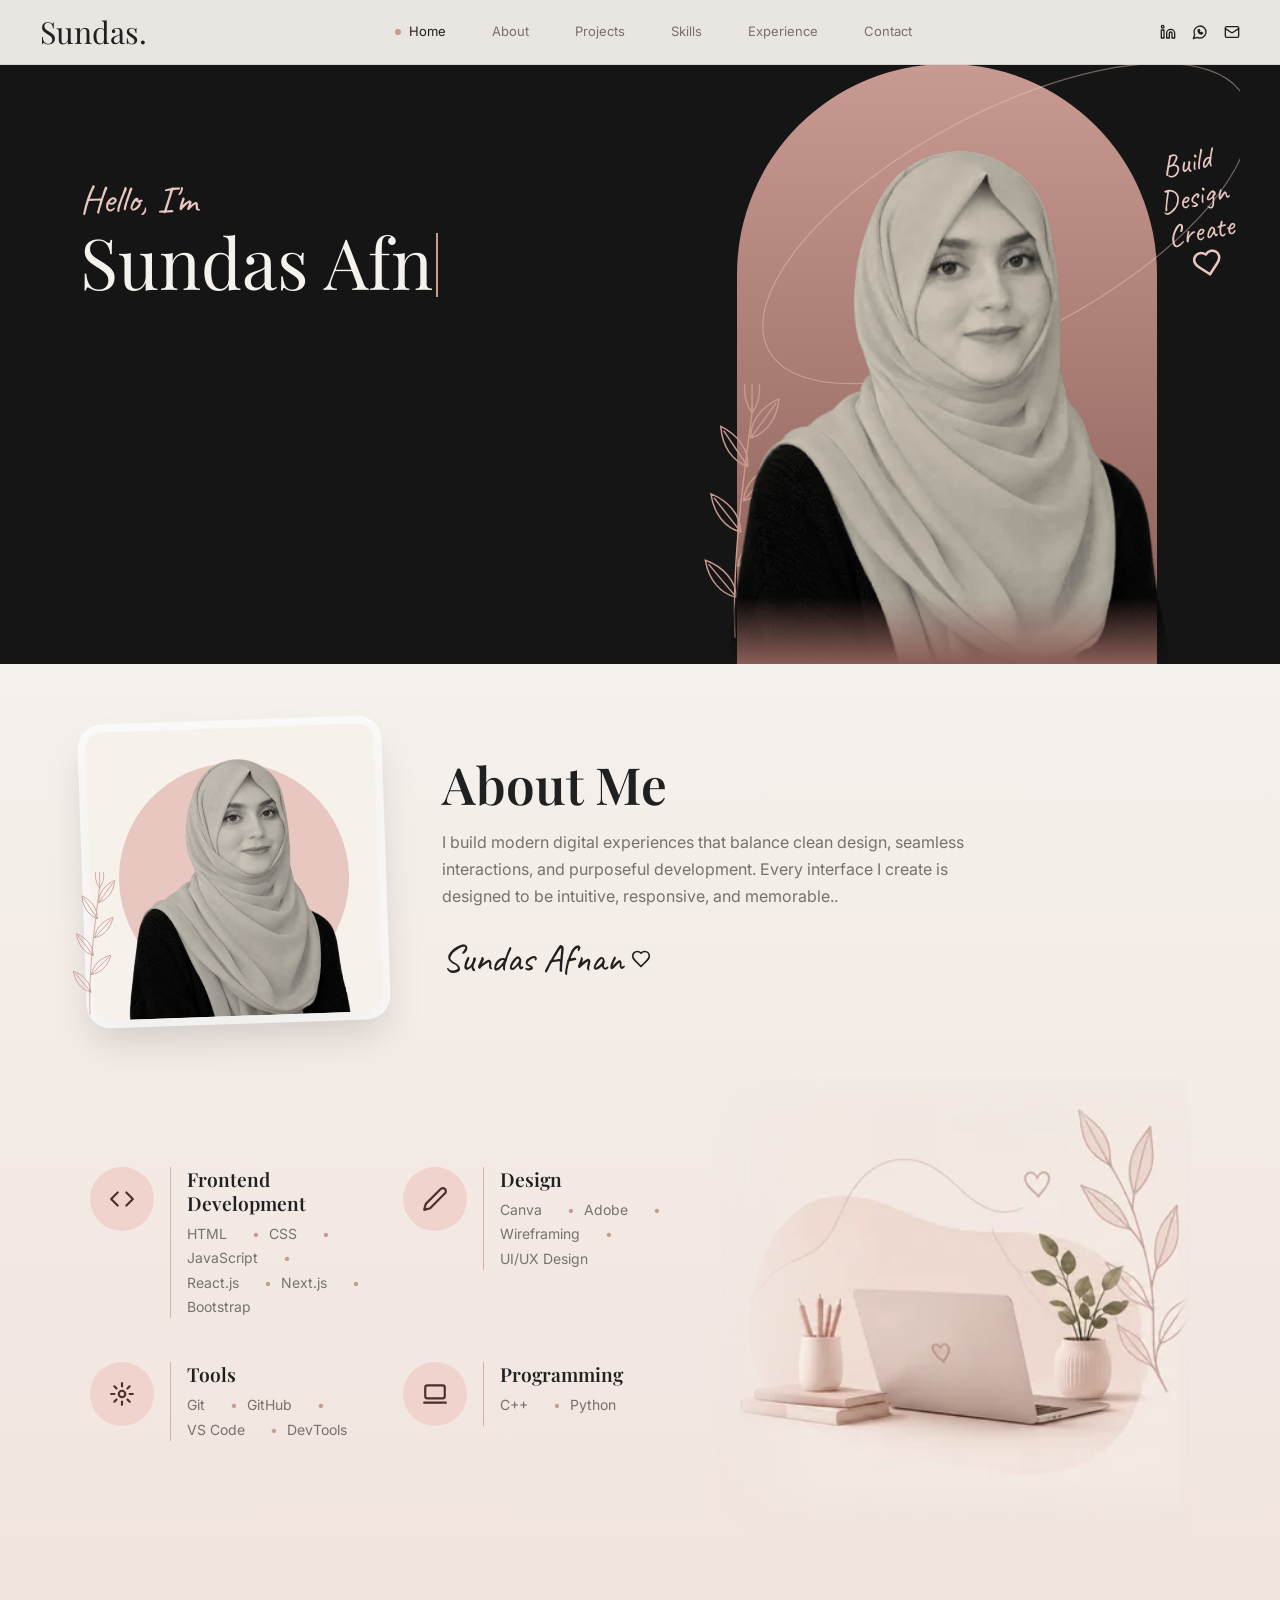
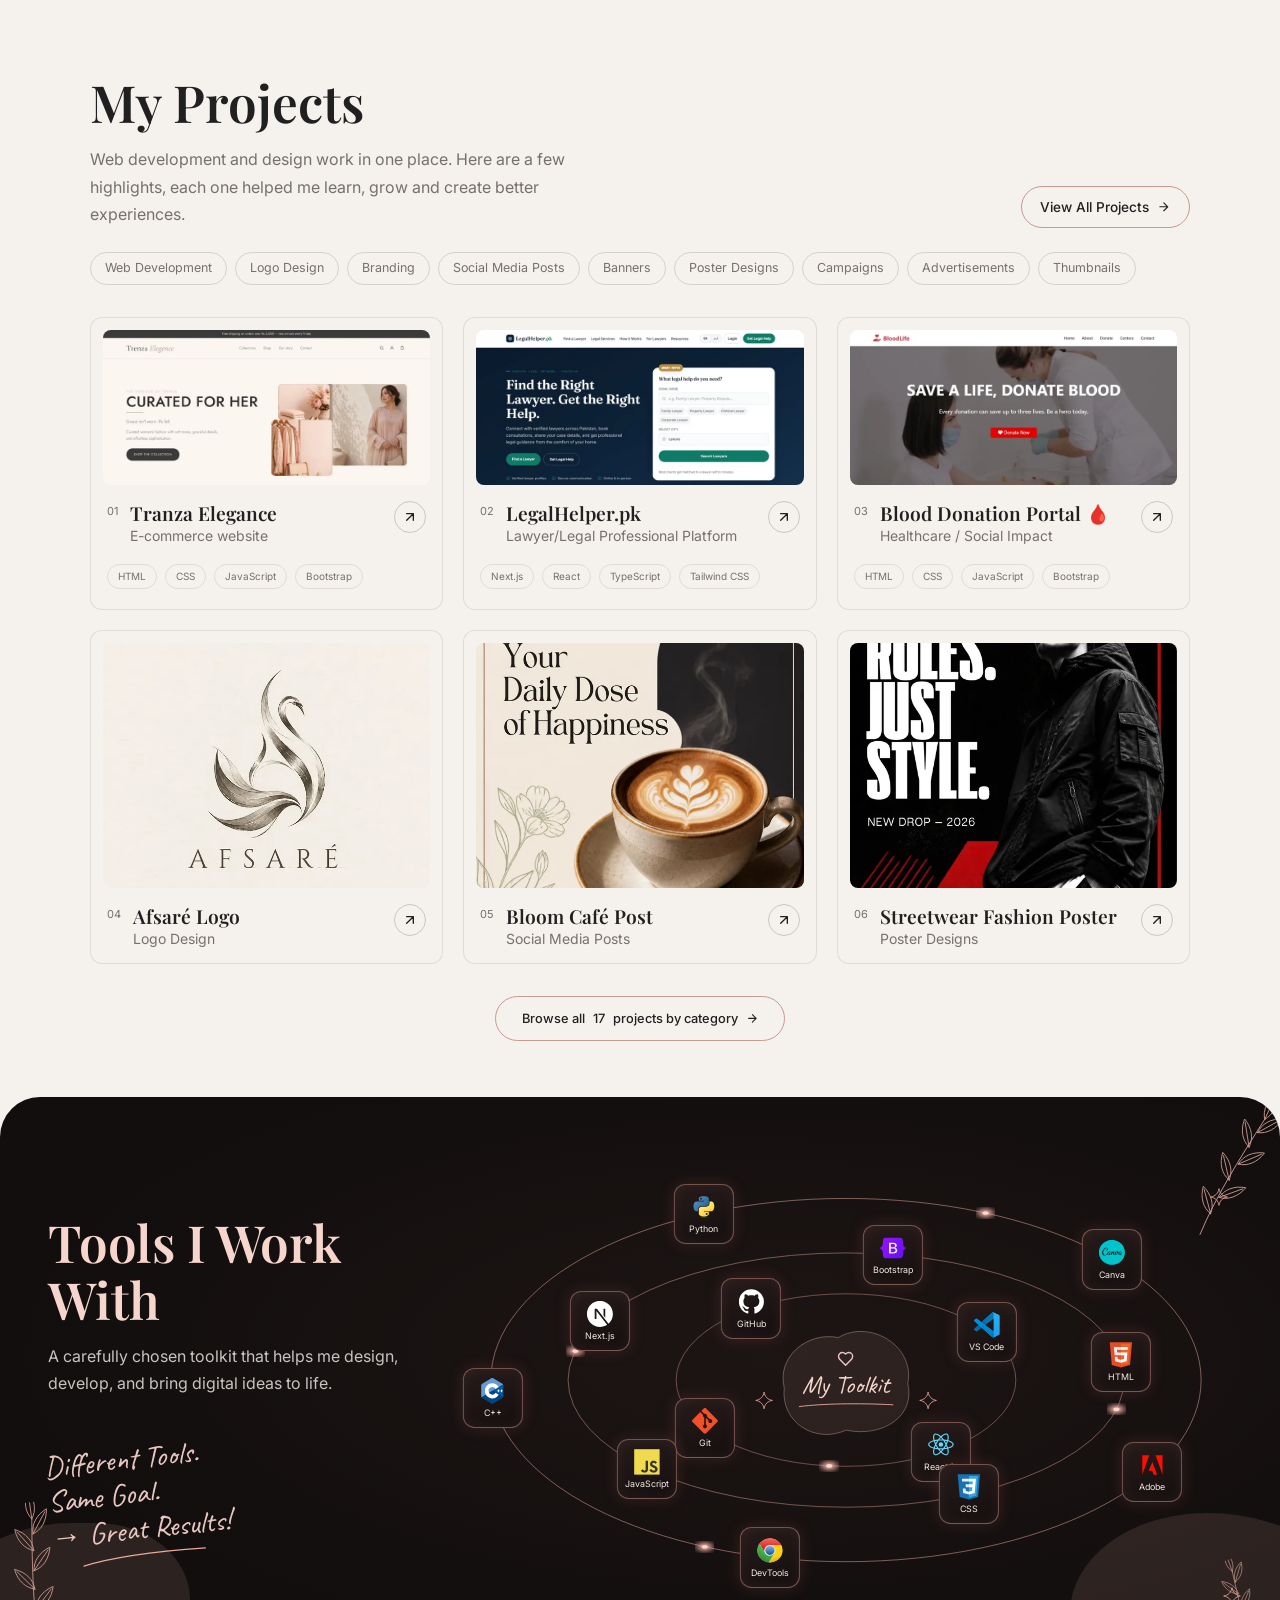
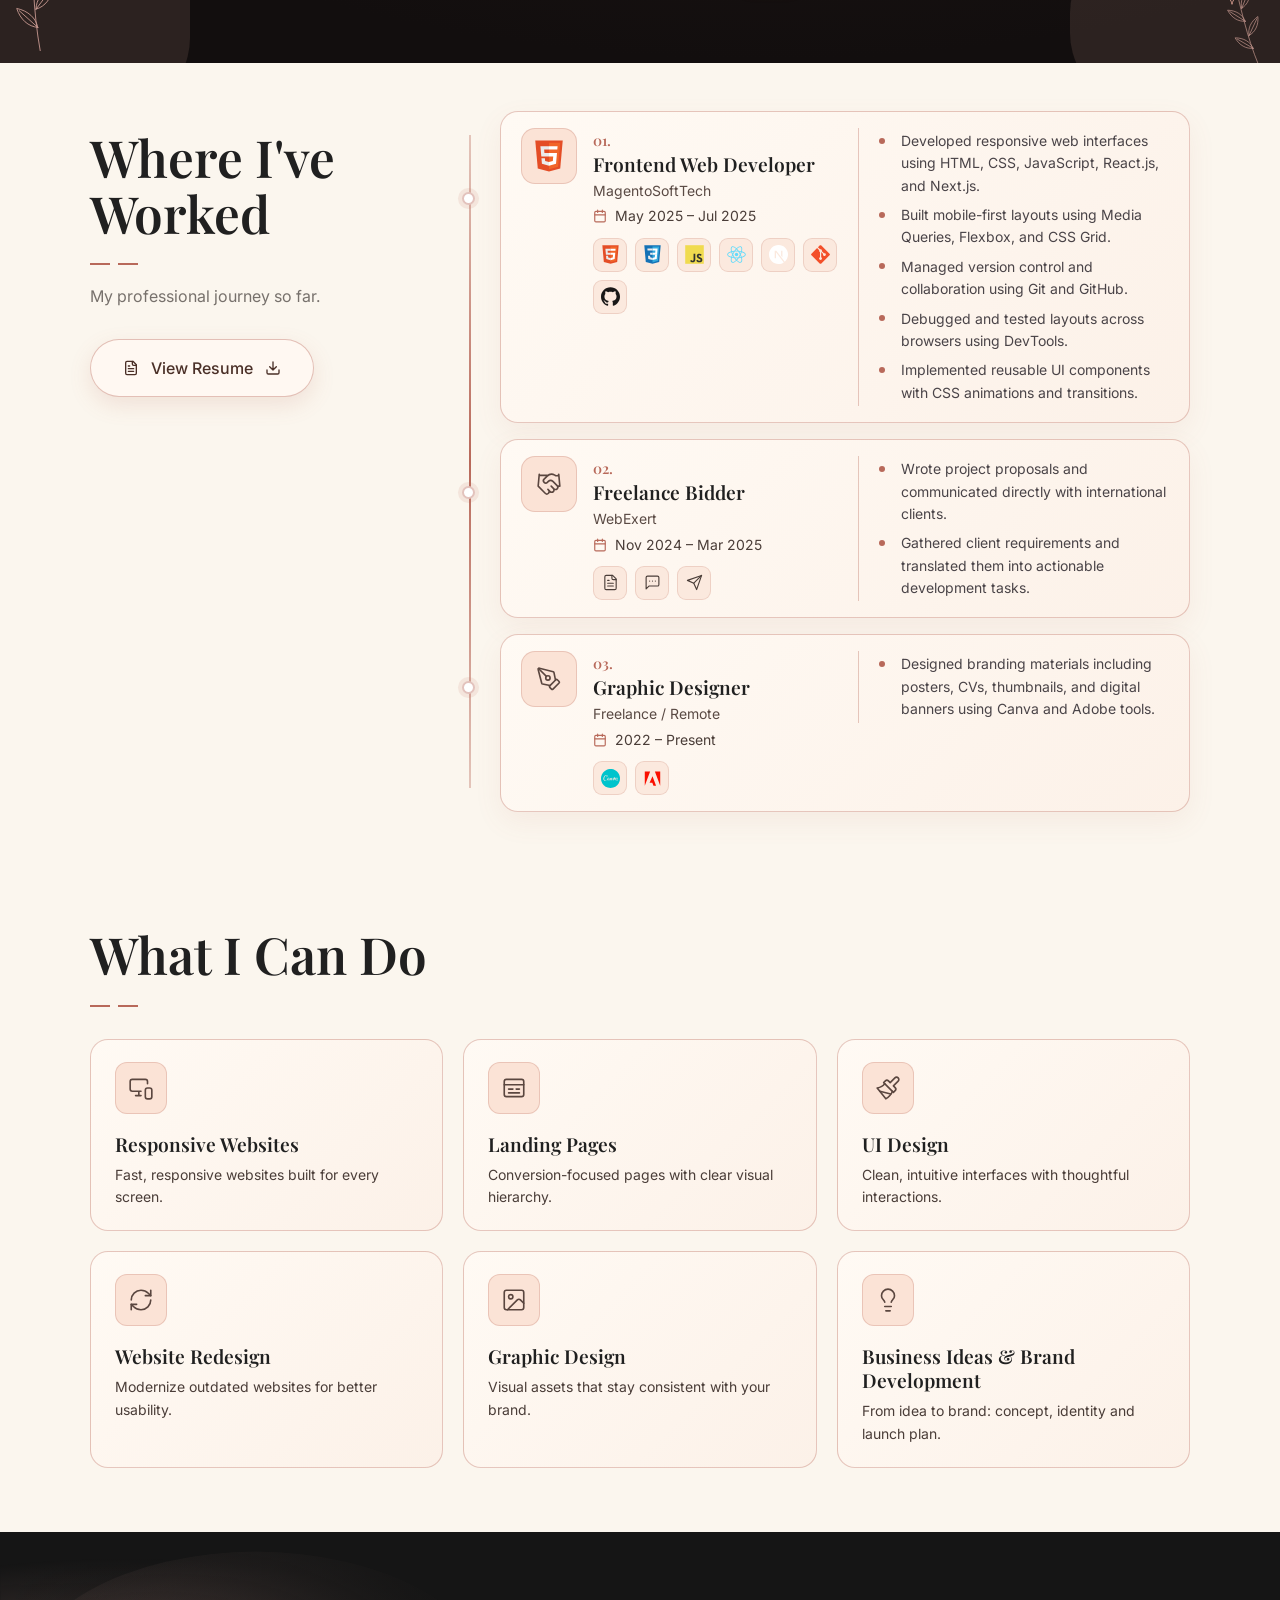
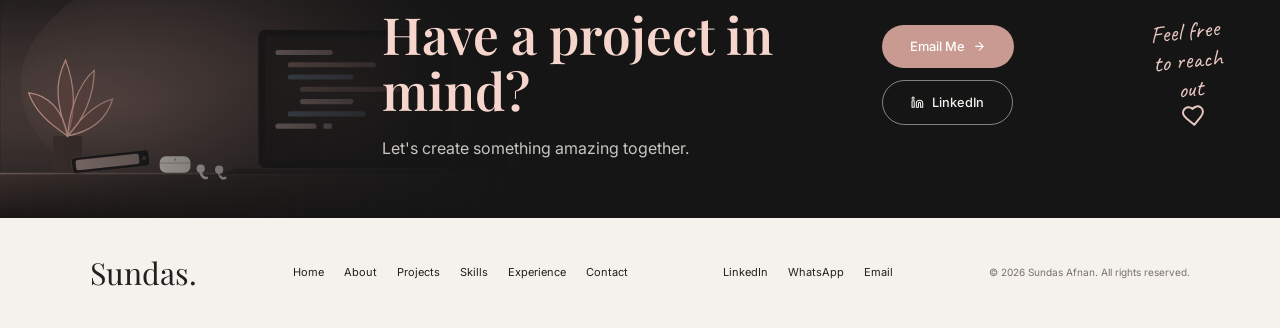
<file: index.html>
<!DOCTYPE html>
<html lang="en">
<head>
<meta charset="UTF-8"><meta name="viewport" content="width=device-width, initial-scale=1">
<title>Sundas Afnan — Frontend Web Developer & UI Designer</title>
<meta name="description" content="Responsive, clean and user-focused web experiences.">
<link rel="preconnect" href="https://fonts.googleapis.com"><link rel="preconnect" href="https://fonts.gstatic.com" crossorigin>
<link href="https://fonts.googleapis.com/css2?family=Caveat:wght@500&family=Inter:wght@400;500;600&family=Playfair+Display:wght@400;500&display=swap" rel="stylesheet">
<link rel="preload" as="image" href="images/portrait-cutout.webp" type="image/webp">
<link rel="stylesheet" href="style.css">
</head>
<body data-page="home">
<header class="nav"><div class="nav-in">
<a href="#home" class="logo" aria-label="Home">Sundas.</a>
<nav aria-label="Main"><ul class="links" id="navLinks"></ul></nav>
<div class="social" id="navSocial"></div>
<button class="burger" id="burger" aria-label="Open menu" aria-expanded="false"></button></div></header>
<div class="mobile-menu" id="mobileMenu"><ul id="mobileLinks"></ul><div class="social" id="mobileSocial"></div></div>

<main>
<section id="home" class="hero"><div class="wrap hero-grid">
<div class="hero-text reveal">
<p class="hand hello">Hello, I'm</p>
<h1>Sundas Afnan</h1>
<p class="role">Frontend Web Developer &amp; UI Designer</p>
<p class="lead">Turning bold ideas into experiences worth remembering....</p>
<div class="btns"><a href="#projects" class="btn btn-fill">View My Work <i data-i="arrow"></i></a><a href="#contact" class="btn btn-line">Let's Connect</a></div>
<ul class="hero-tech" id="heroTech"></ul></div>
<div class="hero-art">
<div class="arch"></div>
<svg class="hero-orbit" viewBox="0 0 500 600" preserveAspectRatio="xMidYMid slice" fill="none" aria-hidden="true"><ellipse cx="300" cy="180" rx="230" ry="95" transform="rotate(-28 300 180)" stroke="#E8C7C0" stroke-opacity=".45"/></svg>
<span class="leaf hero-leaf" data-leaf></span>
<img class="hero-img" src="images/portrait-cutout.webp" alt="Portrait of Sundas Afnan" width="800" height="885" fetchpriority="high" decoding="async">
<p class="hand build">Build<br>Design<br>Create<br><i data-i="heart"></i></p></div></div></section>

<section id="about" class="about"><div class="wrap">
<div class="about-top">
<div class="photo-wrap"><span class="leaf about-leaf" data-leaf></span>
<div class="photo-card"><div class="circle"></div><img src="images/portrait-cutout-sm.webp" alt="Sundas Afnan smiling, wearing glasses and a black turtleneck" width="480" height="531" loading="lazy" decoding="async"></div></div>
<div class="reveal"><h2 class="sec-title">About Me</h2>
<p class="about-p sec-desc">I build modern digital experiences that balance clean design, seamless interactions, and purposeful development. Every interface I create is designed to be intuitive, responsive, and memorable..</p>
<p class="hand sign">Sundas Afnan <i data-i="heart"></i></p></div></div>
<div class="about-bottom">
<ul class="caps" id="caps"></ul>
<img class="workspace" src="images/workspace.webp" alt="Pastel workspace with a laptop, pencil cup, books and a plant" width="374" height="363" loading="lazy" decoding="async"></div></div></section>

<section id="projects" class="projects"><div class="wrap">
<div class="sec-head"><div><h2 class="sec-title">My Projects</h2>
<p class="sec-desc">Web development and design work in one place. Here are a few highlights, each one helped me learn, grow and create better experiences.</p></div>
<a href="projects.html" class="viewall">View All Projects <i data-i="arrow"></i></a></div>
<ul class="cat-chips" id="projCats" aria-label="Project categories"></ul>
<div class="proj-grid" id="projGrid"></div>
<div class="proj-more"><a href="projects.html" class="btn btn-line">Browse all <span id="projCount">0</span> projects by category <i data-i="arrow"></i></a></div></div></section>

<section id="skills" class="tools">
<div class="blob-bl" aria-hidden="true"></div><div class="blob-br" aria-hidden="true"></div>
<span class="leaf deco-tr" data-leaf aria-hidden="true"></span><span class="leaf deco-bl" data-leaf aria-hidden="true"></span><span class="leaf deco-br" data-leaf aria-hidden="true"></span>
<svg class="sp s-tr" viewBox="0 0 24 24" fill="none" stroke="#E8A99B" stroke-width="1" aria-hidden="true"><path d="M12 2c.8 5.5 4.5 9.2 10 10-5.500.8-9.200 4.500-10 10-.8-5.500-4.500-9.200-10-10 5.500-.8 9.200-4.500 10-10z"/></svg><svg class="sp s-br" viewBox="0 0 24 24" fill="none" stroke="#E8A99B" stroke-width="1" aria-hidden="true"><path d="M12 2c.8 5.5 4.5 9.2 10 10-5.500.8-9.200 4.500-10 10-.8-5.500-4.500-9.200-10-10 5.500-.8 9.200-4.500 10-10z"/></svg>
<div class="wrap tools-grid">
<div class="tools-left"><h2 class="sec-title">Tools I Work With</h2>
<p class="sec-desc">A carefully chosen toolkit that helps me design, develop, and bring digital ideas to life.</p>
<p class="hand tag">Different Tools.<br>Same Goal.<br>→ Great Results!<svg class="swoosh" viewBox="0 0 160 14" fill="none" stroke="#E8A99B" stroke-width="1.5" stroke-linecap="round" aria-hidden="true"><path d="M2 11C40 3 100 2 158 4"/></svg></p></div>
<div class="orbit" id="orbit">
<svg class="orbit-svg" viewBox="0 0 100 100" preserveAspectRatio="none" aria-hidden="true">
<defs><filter id="g"><feGaussianBlur stdDeviation=".5"/></filter><path id="o1" d="M50 10A46 40 0 1 1 49.99 10Z"/><path id="o2" d="M50 22A36 28 0 1 1 49.99 22Z"/><path id="o3" d="M50 31A22 19 0 1 1 49.99 31Z"/></defs>
<ellipse cx="50" cy="50" rx="46" ry="40" fill="none" stroke="#E8A99B" stroke-opacity=".5" vector-effect="non-scaling-stroke"/>
<ellipse cx="50" cy="50" rx="36" ry="28" fill="none" stroke="#E8A99B" stroke-opacity=".45" vector-effect="non-scaling-stroke"/>
<ellipse cx="50" cy="50" rx="22" ry="19" fill="none" stroke="#E8A99B" stroke-opacity=".4" vector-effect="non-scaling-stroke"/>
<g id="particles"></g></svg>
<div class="orbit-center" id="orbitCenter" aria-live="polite">
<svg class="tk-blob" viewBox="0 0 220 170" preserveAspectRatio="none" aria-hidden="true"><path d="M30 95C20 55 60 22 100 30 140 6 200 40 190 90 200 130 160 160 110 150 70 168 25 140 30 95Z" fill="rgba(201,154,145,.1)" stroke="rgba(232,199,192,.45)"/></svg>
<div class="tk"><i data-i="heart"></i><p class="hand" id="tkName">My Toolkit</p><svg class="swoosh" viewBox="0 0 160 14" fill="none" stroke="#E8A99B" stroke-width="1.5" stroke-linecap="round" aria-hidden="true"><path d="M2 9C40 4 100 3 158 6"/></svg><span id="tkDesc"></span></div>
<svg class="sp s-l" viewBox="0 0 24 24" fill="none" stroke="#E8A99B" stroke-width="1" aria-hidden="true"><path d="M12 2c.8 5.5 4.5 9.2 10 10-5.500.8-9.200 4.500-10 10-.8-5.500-4.500-9.200-10-10 5.500-.8 9.200-4.500 10-10z"/></svg><svg class="sp s-r" viewBox="0 0 24 24" fill="none" stroke="#E8A99B" stroke-width="1" aria-hidden="true"><path d="M12 2c.8 5.5 4.5 9.2 10 10-5.500.8-9.200 4.500-10 10-.8-5.500-4.500-9.200-10-10 5.500-.8 9.200-4.500 10-10z"/></svg></div></div></div></section>

<section id="experience" class="exp"><div class="wrap exp-grid">
<div class="exp-left"><h2 class="sec-title">Where I've Worked</h2><span class="dash" aria-hidden="true"></span><p class="sec-desc">My professional journey so far.</p>
<a href="resume/Sundas_Afnan_Resume.pdf" download="Sundas_Afnan_Resume.pdf" class="resume"><i data-i="file"></i> View Resume <i data-i="download"></i></a></div>
<ol class="jobs" id="jobs"></ol></div></section>

<section id="services" class="services" aria-labelledby="svc"><div class="wrap"><h2 id="svc" class="sec-title">What I Can Do</h2><span class="dash" aria-hidden="true"></span>
<ul class="svc-grid" id="svcGrid"></ul></div></section>

<section id="contact" class="contact">
<div class="contact-bg" id="contactBg" aria-hidden="true">
<svg viewBox="0 0 600 280" preserveAspectRatio="xMinYMax slice" role="img" aria-label="">
<defs><radialGradient id="glow" cx="50%" cy="45%" r="60%"><stop offset="0" stop-color="#C99A91" stop-opacity=".35"/><stop offset="1" stop-color="#C99A91" stop-opacity="0"/></radialGradient>
<linearGradient id="desk" x1="0" x2="0" y1="0" y2="1"><stop offset="0" stop-color="#3a302d"/><stop offset="1" stop-color="#1b1716"/></linearGradient>
<linearGradient id="scr" x1="0" x2="1" y1="0" y2="1"><stop offset="0" stop-color="#2b2322"/><stop offset="1" stop-color="#1d1818"/></linearGradient></defs>
<ellipse cx="250" cy="150" rx="230" ry="130" fill="url(#glow)"/>
<rect x="0" y="236" width="600" height="44" fill="url(#desk)"/><rect x="0" y="236" width="600" height="1.500" fill="#E8C7C0" opacity=".25"/>
<!-- plant -->
<g transform="translate(12 0)"><path d="M40 236v-36h28v36z" fill="#3b2f2c"/><g stroke="#C99A91" stroke-width="1.200" fill="#6a4a44" fill-opacity=".55"><path d="M54 200C44 170 40 150 52 126 62 152 62 176 54 200Z"/><path d="M54 200C70 178 84 168 98 164 92 184 76 196 54 200Z"/><path d="M54 200C36 188 22 176 16 158 36 160 50 176 54 200Z"/><path d="M54 200C56 176 64 150 80 136 80 160 70 184 54 200Z"/></g></g>
<!-- phone -->
<g transform="rotate(-6 100 226)"><rect x="70" y="218" width="76" height="16" rx="4" fill="#1b1919" stroke="#4a3f3c"/><rect x="74" y="221" width="62" height="10" rx="2" fill="#E8C7C0" opacity=".55"/><circle cx="141" cy="226" r="1.800" fill="#4a3f3c"/></g>
<!-- earbuds + case -->
<g><rect x="156" y="220" width="30" height="16" rx="6" fill="#ece6df"/><rect x="156" y="226" width="30" height="1" fill="#b9aea6"/><circle cx="171" cy="223" r="1.200" fill="#C99A91"/>
<circle cx="196" cy="232" r="4" fill="#ece6df"/><path d="M196 236q2 6 6 5" stroke="#ece6df" stroke-width="2.500" fill="none" stroke-linecap="round"/>
<circle cx="214" cy="233" r="4" fill="#ece6df"/><path d="M214 237q2 6 6 4" stroke="#ece6df" stroke-width="2.500" fill="none" stroke-linecap="round"/></g>
<!-- laptop -->
<path d="M230 232h232l20 6H214z" fill="#2d2726"/><path d="M214 238h268" stroke="#4a3f3c" stroke-width="1"/>
<rect x="252" y="96" width="190" height="136" rx="7" fill="#1c1818" stroke="#4a3f3c"/>
<rect x="259" y="103" width="176" height="122" rx="3" fill="url(#scr)"/>
<g opacity=".9"><rect x="269" y="116" width="56" height="5" rx="2.500" fill="#E8C7C0"/><rect x="281" y="128" width="86" height="5" rx="2.500" fill="#C99A91"/><rect x="281" y="140" width="64" height="5" rx="2.500" fill="#8aa4c8" opacity=".8"/><rect x="293" y="152" width="98" height="5" rx="2.500" fill="#C99A91" opacity=".8"/><rect x="293" y="164" width="52" height="5" rx="2.500" fill="#E8C7C0"/><rect x="281" y="176" width="76" height="5" rx="2.500" fill="#8aa4c8" opacity=".8"/><rect x="269" y="188" width="40" height="5" rx="2.500" fill="#E8C7C0"/><rect x="316" y="188" width="8" height="5" rx="1" fill="#fff"><animate attributeName="opacity" values="1;0;1" dur="1.100s" repeatCount="indefinite"/></rect></g>
<rect x="259" y="103" width="176" height="122" rx="3" fill="url(#glow)" opacity=".6"/>
<!-- coffee -->
<g><ellipse cx="520" cy="236" rx="38" ry="6" fill="#241f1e"/><path d="M496 196h50v30a10 10 0 0 1-10 10h-30a10 10 0 0 1-10-10z" fill="#E8C7C0"/><path d="M546 205h6a9 9 0 0 1 0 18h-6" stroke="#E8C7C0" stroke-width="4.500" fill="none"/><ellipse cx="521" cy="196" rx="25" ry="5" fill="#5b3a2e"/><ellipse cx="521" cy="195.500" rx="20" ry="3" fill="#7a5040"/>
<g stroke="#E8C7C0" stroke-width="2.200" fill="none" stroke-linecap="round" opacity=".6"><path class="steam" d="M510 186c-6-8 6-12 0-22"/><path class="steam s2" d="M522 184c-6-8 6-12 0-24"/><path class="steam s3" d="M534 186c-6-8 6-12 0-20"/></g></g>
</svg></div><div class="contact-fade" aria-hidden="true"></div>
<div class="wrap contact-in"><div class="spacer"></div>
<div><h2 class="sec-title">Have a project in mind?</h2><p class="sec-desc">Let's create something amazing together.</p>
<p class="chosen" id="chosenNote" role="status" hidden><span>Selected: <b id="chosenTxt"></b></span><button type="button" id="chosenClear" aria-label="Clear selection">Clear</button></p></div>
<div class="btns"><a href="sundasafnan9@gmail.com" class="btn btn-fill" data-link="email">Email Me <i data-i="arrow"></i></a><a href="https://www.linkedin.com/in/sundasafnan14/" class="btn btn-line light" data-link="linkedin" target="_blank" rel="noreferrer"><i data-i="linkedin"></i> LinkedIn</a></div>
<p class="hand reach">Feel free<br>to reach out<br><i data-i="heart"></i></p></div></section>
</main>

<footer class="footer"><div class="wrap foot-in"><a href="#home" class="logo">Sundas.</a>
<nav aria-label="Footer"><ul class="foot-links" id="footLinks"></ul></nav>
<ul class="foot-links small"><li><a href="https://www.linkedin.com/in/sundasafnan14/" data-link="linkedin">LinkedIn</a></li><li><a href="+923128329131" data-link="whatsapp" target="_blank" rel="noreferrer">WhatsApp</a></li><li><a href="sundasafnan9@gmail.com" data-link="email">Email</a></li></ul>
<p class="copy">© 2026 Sundas Afnan. All rights reserved.</p></div></footer>

<div class="lightbox" id="svcModal" role="dialog" aria-modal="true" aria-labelledby="svcTitle" hidden>
<div class="svc-panel"><button class="lb-btn lb-close" id="svcClose" aria-label="Close"></button><div id="svcBody"></div></div></div>
<script src="data.js"></script>
<script src="common.js"></script>
<script src="script.js"></script>
</body></html>
</file>
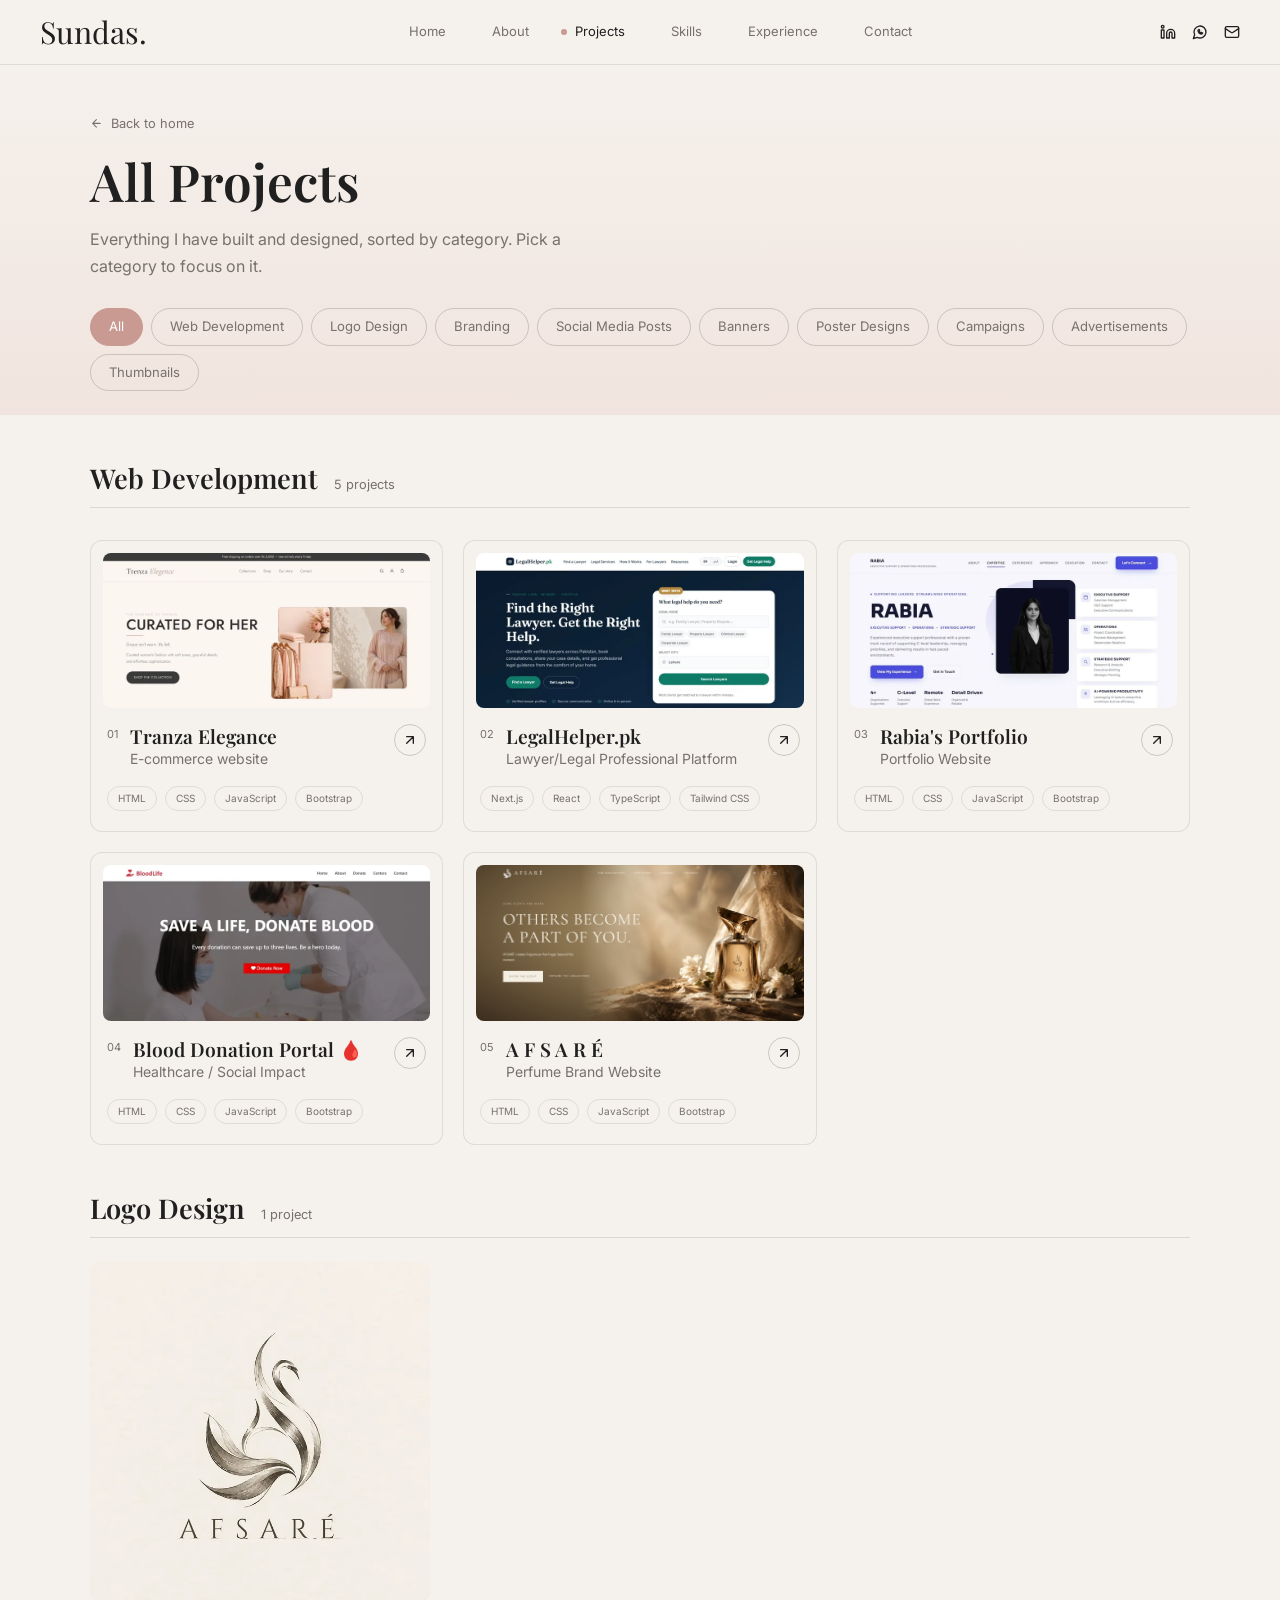
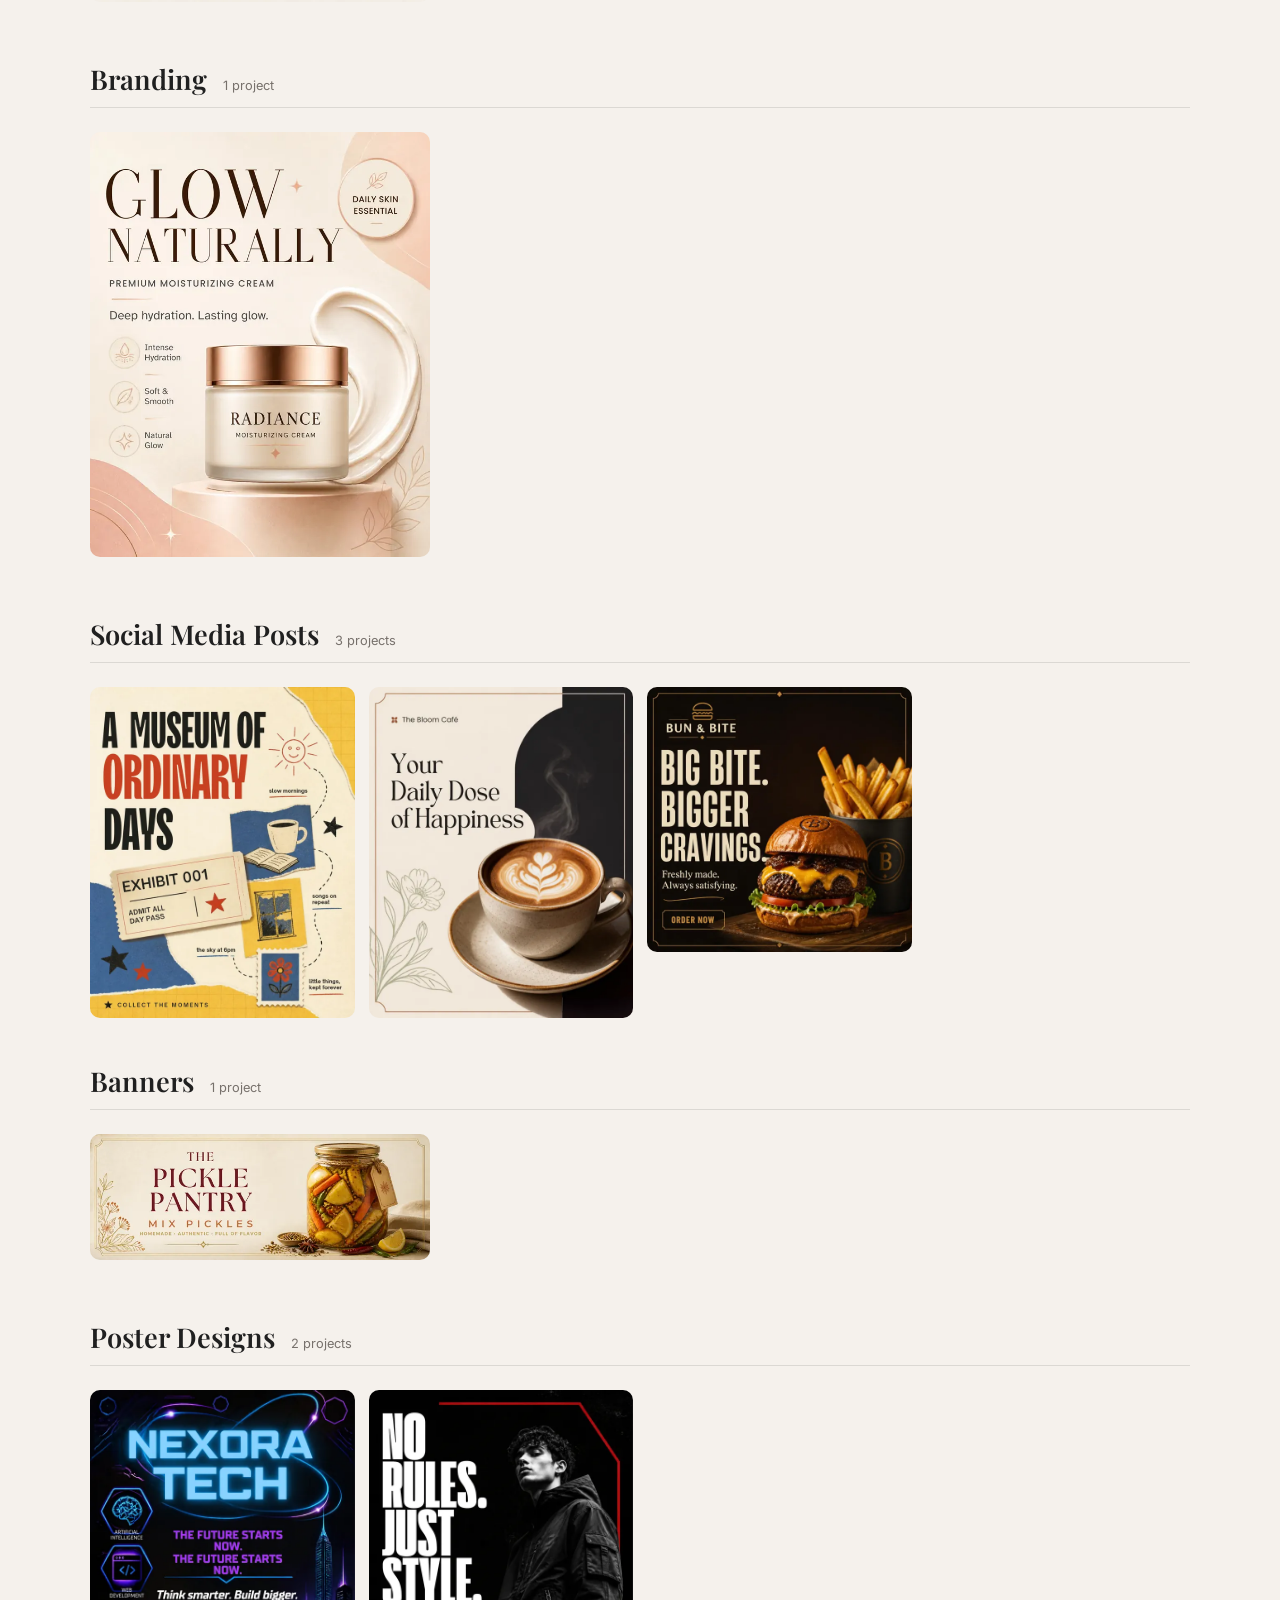
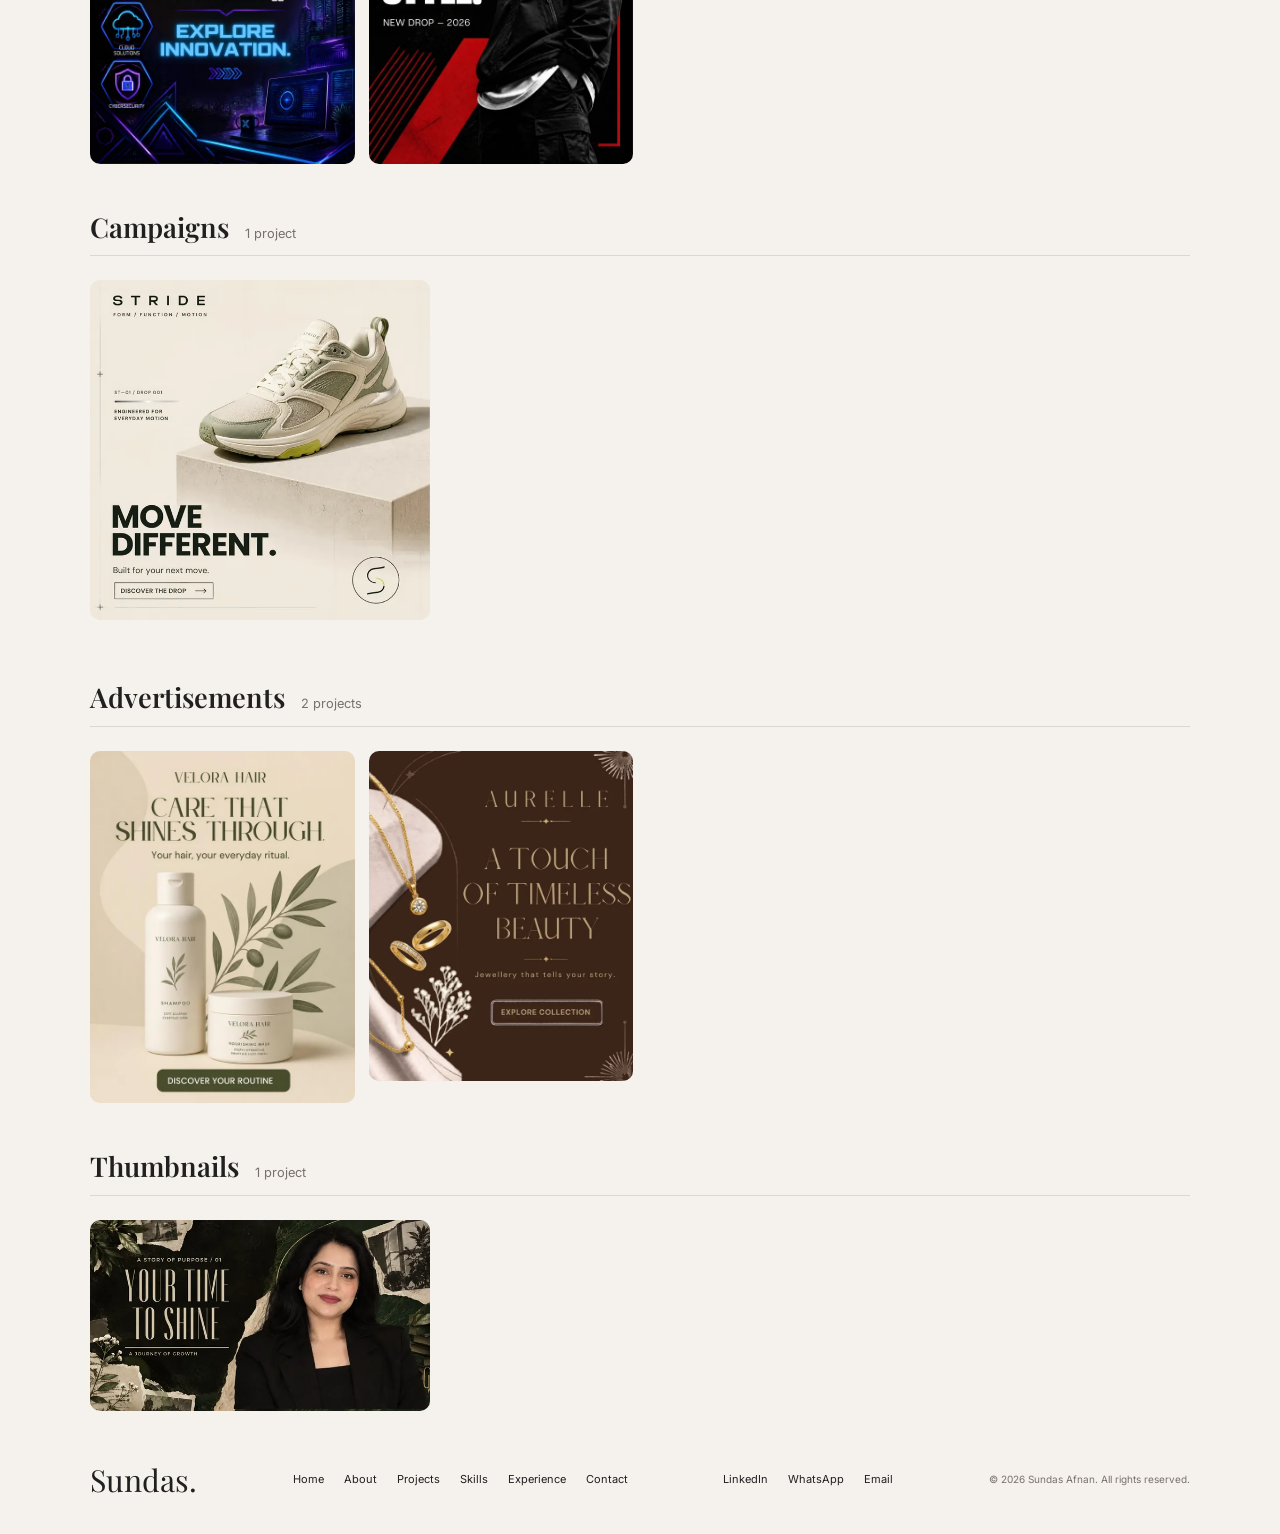
<file: projects.html>
<!DOCTYPE html>
<html lang="en">
<head>
<meta charset="UTF-8"><meta name="viewport" content="width=device-width, initial-scale=1">
<title>All Projects — Sundas Afnan</title>
<meta name="description" content="All web development and design projects by Sundas Afnan, grouped by category.">
<link rel="preconnect" href="https://fonts.googleapis.com"><link rel="preconnect" href="https://fonts.gstatic.com" crossorigin>
<link href="https://fonts.googleapis.com/css2?family=Caveat:wght@500&family=Inter:wght@400;500;600&family=Playfair+Display:wght@400;500&display=swap" rel="stylesheet">
<link rel="stylesheet" href="style.css">
</head>
<body data-page="projects">
<header class="nav"><div class="nav-in">
<a href="index.html" class="logo" aria-label="Home">Sundas.</a>
<nav aria-label="Main"><ul class="links" id="navLinks"></ul></nav>
<div class="social" id="navSocial"></div>
<button class="burger" id="burger" aria-label="Open menu" aria-expanded="false"></button></div></header>
<div class="mobile-menu" id="mobileMenu"><ul id="mobileLinks"></ul><div class="social" id="mobileSocial"></div></div>

<main class="allp">
<section class="allp-head"><div class="wrap">
<a href="index.html#projects" class="back"><i data-i="arrow"></i> Back to home</a>
<h1 class="sec-title">All Projects</h1>
<p class="sec-desc">Everything I have built and designed, sorted by category. Pick a category to focus on it.</p>
<div class="filter" id="filter" role="tablist" aria-label="Filter projects by category"></div></div></section>
<div class="wrap allp-body" id="allBody"></div>
</main>

<footer class="footer"><div class="wrap foot-in"><a href="index.html" class="logo">Sundas.</a>
<nav aria-label="Footer"><ul class="foot-links" id="footLinks"></ul></nav>
<ul class="foot-links small"><li><a href="https://www.linkedin.com/in/sundasafnan14/" data-link="linkedin">LinkedIn</a></li><li><a href="+923128329131" data-link="whatsapp" target="_blank" rel="noreferrer">WhatsApp</a></li><li><a href="sundasafnan9@gmail.com" data-link="email">Email</a></li></ul>
<p class="copy">© 2026 Sundas Afnan. All rights reserved.</p></div></footer>

<div class="lightbox" id="lightbox" role="dialog" aria-modal="true" aria-label="Design preview" hidden>
<div class="lb-in"><div class="lb-img" id="lbImg"></div><div><h3 id="lbTitle"></h3><p id="lbCat"></p></div>
<button class="lb-btn lb-close" id="lbClose" aria-label="Close"></button><button class="lb-btn lb-prev" id="lbPrev" aria-label="Previous"></button><button class="lb-btn lb-next" id="lbNext" aria-label="Next"></button></div></div>
<script src="data.js"></script>
<script src="common.js"></script>
<script src="projects.js"></script>
</body></html>
</file>
<file: style.css>
:root{--cream:#F5F1EC;--soft:#ECE6DF;--char:#151515;--ink:#202020;--muted:#77716C;--blush:#C99A91;--lblush:#E8C7C0;
--serif:'Playfair Display',Georgia,serif;--sans:'Inter',system-ui,sans-serif;--hand:'Caveat',cursive}
*{box-sizing:border-box;margin:0;padding:0}
html{scroll-behavior:smooth;scroll-padding-top:4rem;overflow-x:hidden}
body{font-family:var(--sans);background:var(--cream);color:var(--ink);overflow-x:hidden;line-height:1.5}
img{display:block;max-width:100%}a{color:inherit;text-decoration:none}ul,ol{list-style:none}button{font:inherit;color:inherit;background:none;border:0;cursor:pointer}
:focus-visible{outline:2px solid var(--blush);outline-offset:3px}
h1,h2,h3{font-family:var(--serif);font-weight:400}
h2{font-size:2.4rem;line-height:1.15}
.wrap{max-width:1280px;margin:0 auto;padding:0 24px}
.hand{font-family:var(--hand)}.muted{color:var(--muted)}.soft{color:rgba(245,241,236,.72)}.small{font-size:.8rem;line-height:1.7}.max{max-width:24rem}
.eyebrow{font-size:11px;font-weight:500;text-transform:uppercase;letter-spacing:.25em;margin-bottom:8px}
svg.i{width:1em;height:1em;fill:none;stroke:currentColor;stroke-width:2;stroke-linecap:round;stroke-linejoin:round;vertical-align:-.125em}
section{scroll-margin-top:4rem}
/* buttons */
.btn{display:inline-flex;align-items:center;gap:8px;border-radius:999px;padding:12px 28px;font-size:.8rem;font-weight:500;transition:.25s}
.btn-fill{background:var(--blush);color:#fff}.btn-fill:hover{filter:brightness(1.1)}
.btn-line{border:1px solid var(--blush)}.btn-line:hover{background:rgba(201,154,145,.12)}
.btn-line.dark{margin-top:24px;padding:9px 20px}.btn-line.dark:hover{background:var(--blush);color:#fff}
.btn-line.light{border-color:rgba(245,241,236,.5)}
.btns{display:flex;flex-wrap:wrap;gap:12px}
/* nav */
.nav{position:fixed;inset:0 0 auto;z-index:50;background:rgba(245,241,236,.95);backdrop-filter:blur(8px);border-bottom:1px solid rgba(32,32,32,.1)}
.nav-in{max-width:1280px;margin:0 auto;height:64px;padding:0 40px;display:flex;align-items:center;justify-content:space-between}
.logo{font-family:var(--serif);font-size:1.9rem}
.links{display:flex;gap:32px;font-size:13px}
.links a,.mobile-menu a{display:flex;align-items:center;gap:8px;color:var(--muted);transition:color .2s}
.links a:hover,.links a.on,.mobile-menu a.on{color:var(--ink)}
.links a::before,.mobile-menu a::before{content:"";width:6px;height:6px;border-radius:50%;background:var(--blush);opacity:0;transition:opacity .3s}
.links a.on::before,.mobile-menu a.on::before{opacity:1}
.social{display:flex;gap:16px;align-items:center;font-size:16px}.social a:hover{color:var(--blush)}
.burger{display:none;font-size:24px}
.mobile-menu{position:fixed;inset:0;z-index:40;background:var(--cream);padding:96px 32px 40px;display:none;flex-direction:column;justify-content:space-between}
.mobile-menu.open{display:flex}.mobile-menu ul{display:grid;gap:16px;font-size:15px}
/* hero */
.hero{background:var(--char);color:var(--cream);overflow:hidden}
.hero-grid{display:grid;grid-template-columns:1.05fr 1fr;align-items:center;min-height:600px;padding:64px 40px 0}
.hero-text{padding:0 0 40px 40px;position:relative;z-index:2}
.hello{font-size:2.4rem;color:var(--lblush);line-height:1.2}
h1{font-size:clamp(2.6rem,6vw,4.4rem);line-height:1.1}
.role{margin-top:12px;font-size:12px;font-weight:600;text-transform:uppercase;letter-spacing:.3em}
.lead{margin-top:24px;max-width:24rem;font-size:1rem;line-height:1.7;color:rgba(245,241,236,.85)}
.hero .btns{margin-top:28px}
.hero-tech{margin-top:36px;display:flex;flex-wrap:wrap;gap:8px 28px;font-size:.88rem;color:rgba(245,241,236,.8)}
.hero-art{position:relative;height:600px}
.arch{position:absolute;left:50%;top:0;bottom:0;width:78%;max-width:420px;transform:translateX(-50%);border-radius:999px 999px 0 0;background:linear-gradient(#c99a91,#8a5f58)}
.hero-orbit{position:absolute;inset:0;width:100%;height:100%;pointer-events:none}
.hero-leaf{position:absolute;left:16px;bottom:24px;width:128px;height:256px}
.hero-img{position:absolute;bottom:0;left:50%;height:92%;width:auto;max-width:none;transform:translateX(-50%);filter:sepia(.25) saturate(1.15);-webkit-mask-image:linear-gradient(#000 88%,transparent);mask-image:linear-gradient(#000 88%,transparent)}
.build{position:absolute;right:8px;top:80px;transform:rotate(-12deg);text-align:center;font-size:1.9rem;line-height:1.15;color:var(--lblush)}
.leaf svg{width:100%;height:100%}
/* about */
.about{background:linear-gradient(var(--cream),#f1e4de);padding:64px 0}
.about .wrap{padding:0 64px;max-width:1228px}
.about-top{display:grid;grid-template-columns:auto 1fr;align-items:center;gap:64px}
.photo-wrap{position:relative;width:288px}
.about-leaf{position:absolute;left:-32px;bottom:0;z-index:2;width:64px;height:144px}
.photo-card{position:relative;aspect-ratio:1;transform:rotate(-2deg);overflow:hidden;border-radius:16px;background:#f7f1ec;box-shadow:0 0 0 8px rgba(255,255,255,.7),0 20px 40px rgba(0,0,0,.15)}
.circle{position:absolute;left:50%;top:12%;width:80%;height:80%;transform:translateX(-50%);border-radius:50%;background:var(--lblush)}
.photo-card img{position:absolute;bottom:0;left:50%;height:96%;width:auto;max-width:none;transform:translateX(-50%);filter:sepia(.2) saturate(1.1)}
.about-p{margin-top:20px;max-width:36rem;font-size:1rem;line-height:2;color:var(--muted)}
.sign{margin-top:20px;font-size:2.4rem;display:flex;align-items:center;gap:8px}.sign svg{font-size:20px}
.about-bottom{margin-top:56px;padding-top:24px;display:grid;grid-template-columns:1fr auto;align-items:center;gap:40px}
.caps{display:grid;gap:24px}.caps li{display:flex;gap:16px}
.cap-ic{flex:none;width:44px;height:44px;border-radius:50%;background:rgba(232,199,192,.7);display:flex;align-items:center;justify-content:center}
.caps h3{font-family:var(--sans);font-size:.88rem;font-weight:600}.caps p{margin-top:4px;font-size:.75rem;color:var(--muted)}
.quote-wrap{position:relative;width:288px;padding:24px 40px 24px 0;margin:0 auto}
.quote-shape{position:absolute;left:0;bottom:-8px;width:192px;height:160px;border-radius:999px 999px 0 0;background:rgba(232,199,192,.7)}
.quote{position:relative;transform:rotate(-3deg);border-radius:16px;padding:32px;font-size:2rem;line-height:1.2;background:linear-gradient(135deg,#f6dcd6,#efc9c1);box-shadow:0 10px 25px rgba(0,0,0,.12)}
.quote svg{font-size:20px;margin-top:8px}
.quote-leaf{position:absolute;right:-8px;top:0;width:80px;height:192px}
/* projects */
.projects{padding:56px 0}.projects .wrap,.designs .wrap,.exp .wrap,.services .wrap{max-width:1228px;padding:0 64px}
.sec-head{display:flex;justify-content:space-between;align-items:flex-end}
.viewall{display:flex;gap:8px;align-items:center;font-size:.8rem}
.proj-grid{margin-top:32px;display:grid;grid-template-columns:repeat(4,1fr);gap:16px}
.card{border:1px solid rgba(32,32,32,.1);border-radius:12px;background:var(--cream);padding:12px;transition:.3s}
.card:hover{transform:translateY(-4px);box-shadow:0 12px 28px rgba(0,0,0,.1)}
.card-img{aspect-ratio:16/10;border-radius:8px;overflow:hidden;background:rgba(232,199,192,.4);display:flex;flex-direction:column;align-items:center;justify-content:center;font-size:.75rem;color:var(--muted);text-align:center}
.card-img img{width:100%;height:100%;object-fit:cover;transition:transform .5s}.card:hover .card-img img{transform:scale(1.05)}
.card-row{margin-top:16px;padding:0 4px;display:flex;justify-content:space-between;gap:8px}
.card-row div{display:flex;gap:12px}.card-n{font-size:11px;color:var(--muted);padding-top:2px}
.card h3{font-family:var(--sans);font-size:.88rem;font-weight:600}.card p{font-size:.75rem;color:var(--muted)}
.arrow{flex:none;width:32px;height:32px;border:1px solid rgba(32,32,32,.2);border-radius:50%;display:flex;align-items:center;justify-content:center;transition:.3s}
.card:hover .arrow{background:var(--blush);color:#fff;border-color:var(--blush)}
.pills{margin-top:16px;padding:0 4px 8px;display:flex;flex-wrap:wrap;gap:8px}.pills li{border:1px solid rgba(32,32,32,.1);border-radius:999px;padding:4px 10px;font-size:10px;color:var(--muted)}
/* designs */
.designs{background:var(--soft);padding:56px 0}
.design-grid{display:grid;grid-template-columns:280px 1fr;gap:32px}
.gallery{column-count:3;column-gap:12px}
.g{position:relative;display:block;width:100%;margin:0 0 12px;overflow:hidden;border-radius:8px;break-inside:avoid;-webkit-column-break-inside:avoid;background:transparent}
.g img{display:block;width:100%;height:auto}
.g .ph{width:100%;aspect-ratio:1/1}.g.big .ph{aspect-ratio:4/5}
.ph{display:flex;align-items:center;justify-content:center;padding:12px;text-align:center;font-size:.75rem;color:var(--muted);background:linear-gradient(135deg,var(--lblush),var(--soft))}
.g img{transition:transform .5s}.g:hover img{transform:scale(1.05)}
.g .ov{position:absolute;inset:0;display:flex;flex-direction:column;justify-content:flex-end;padding:12px;text-align:left;color:var(--cream);background:rgba(21,21,21,.5);opacity:0;transition:.3s}
.g:hover .ov,.g:focus-visible .ov{opacity:1}.ov b{font-size:.75rem}.ov span{font-size:10px}
/* tools */
.tools{background:var(--char);color:var(--cream);border-radius:40px 40px 0 0;padding:56px 0;overflow:hidden}
.tools-grid{display:grid;grid-template-columns:300px 1fr;gap:32px;align-items:center;padding:0 48px;max-width:1280px}
.tag{margin-top:32px;transform:rotate(-6deg);font-size:1.9rem;line-height:1.15;color:var(--lblush)}
.orbit{position:relative;width:100%;aspect-ratio:16/9}
.orbit-svg{position:absolute;inset:0;width:100%;height:100%;pointer-events:none}
.orbit-center{position:absolute;left:50%;top:50%;transform:translate(-50%,-50%);text-align:center;z-index:1}
.orbit-center .hand{font-size:1.25rem;color:rgba(245,241,236,.4)}.orbit-center b{display:block;font-family:var(--serif);font-weight:400;font-size:1.5rem}
.orbit-center span{font-size:11px;color:rgba(245,241,236,.7)}
.tool{position:absolute;transform:translate(-50%,-50%);z-index:2;width:68px;height:68px;border-radius:12px;border:1px solid rgba(255,255,255,.15);background:#232020;opacity:.8;display:flex;flex-direction:column;align-items:center;justify-content:center;transition:transform .5s,box-shadow .5s,border-color .5s,opacity .5s}
.tool b{font-size:1.25rem}.tool span{margin-top:2px;font-size:10px;color:rgba(245,241,236,.8)}
.orbit.has-active .tool{opacity:.5}
.orbit .tool.on{z-index:3;opacity:1;transform:translate(-50%,-50%) scale(1.25);border-color:var(--blush);background:#2c2625;box-shadow:0 0 30px rgba(232,150,135,.7)}
.explore{position:absolute;right:0;top:0;font-size:1.5rem;color:var(--lblush)}
.hint{position:absolute;right:0;bottom:0;font-size:.88rem;line-height:1.3;color:rgba(245,241,236,.8)}
/* experience / services */
.exp{padding:56px 0}.exp-grid{display:grid;grid-template-columns:240px 1fr;gap:40px}
.jobs{display:grid;grid-template-columns:repeat(3,1fr);gap:32px}
.jobs li{position:relative;border-top:1px solid rgba(32,32,32,.2);padding-top:20px}
.jobs li::before{content:"";position:absolute;top:-5px;left:0;width:9px;height:9px;border-radius:50%;background:var(--ink)}
.jobs h3{font-family:var(--sans);font-size:.88rem;font-weight:600}.jobs p{font-size:11px;color:var(--muted)}
.jobs ul{margin-top:12px;list-style:disc;padding-left:16px;display:grid;gap:6px;font-size:11px;line-height:1.7;color:var(--muted)}
.services{padding:0 0 56px}
.svc-grid{margin-top:32px;display:grid;grid-template-columns:repeat(3,1fr);gap:16px}
.svc-grid li{border:1px solid rgba(32,32,32,.1);background:var(--soft);border-radius:12px;padding:24px;font-size:.88rem;font-weight:500;transition:.3s}
.svc-grid li:hover{transform:translateY(-4px);box-shadow:0 8px 20px rgba(0,0,0,.1)}
/* contact */
.contact{position:relative;overflow:hidden;background:var(--char);color:var(--cream);padding:56px 0}
.contact-bg{position:absolute;inset:0 auto 0 0;width:48%;-webkit-mask-image:linear-gradient(to right,#000,transparent 85%);mask-image:linear-gradient(to right,#000,transparent 85%);background:radial-gradient(ellipse at 20% 60%,rgba(201,154,145,.35),transparent 60%) center/cover}
.contact-fade{position:absolute;inset:0;background:linear-gradient(to right,transparent,rgba(21,21,21,.6),rgba(21,21,21,.9))}
.contact-in{position:relative;display:flex;align-items:center;justify-content:space-between;gap:32px;max-width:1280px;padding:0 48px}
.contact-in .spacer{width:30%}.contact h2{font-size:2.2rem;margin-top:8px}.contact .eyebrow{font-size:10px;color:rgba(245,241,236,.8)}.contact p.soft{margin-top:12px;font-size:.88rem}
.reach{transform:rotate(-6deg);text-align:center;font-size:1.5rem;line-height:1.2;color:var(--lblush)}
/* footer */
.footer{padding:32px 0}.foot-in{max-width:1228px;padding:0 64px;display:flex;justify-content:space-between;align-items:center;gap:20px}
.foot-links{display:flex;flex-wrap:wrap;gap:20px;font-size:11px}.foot-links a:hover{color:var(--blush)}.copy{font-size:10px;color:var(--muted)}
/* lightbox */
.lightbox{position:fixed;inset:0;z-index:60;background:rgba(21,21,21,.9);display:flex;align-items:center;justify-content:center;padding:16px}.lightbox[hidden]{display:none}
.lb-in{position:relative;width:100%;max-width:768px;color:var(--cream)}
.lb-img{max-height:70vh;min-height:240px;border-radius:8px;overflow:hidden;display:flex}.lb-img img{width:100%;max-height:70vh;object-fit:contain}.lb-img .ph{width:100%;min-height:240px}
.lb-in h3{margin-top:12px;font-size:1.25rem}.lb-in p{font-size:.75rem;opacity:.7}
.lb-btn{position:absolute;width:36px;height:36px;border-radius:50%;background:var(--cream);color:var(--ink);display:flex;align-items:center;justify-content:center}
.lb-close{top:-12px;right:0}.lb-prev{left:8px;top:33%}.lb-next{right:8px;top:33%}
/* reveal */
.reveal{opacity:0;transform:translateY(16px);transition:opacity .7s,transform .7s}.reveal.in{opacity:1;transform:none}
/* responsive */
@media (max-width:1023px){
.links,.nav .social{display:none}.burger{display:block}.nav-in{padding:0 20px}
.hero-grid{grid-template-columns:1fr;padding:96px 24px 0}.hero-text{padding:0 0 40px}.hero-art{height:480px}h1{font-size:3.2rem}
.about .wrap,.projects .wrap,.designs .wrap,.exp .wrap,.services .wrap,.foot-in{padding:0 24px}
.about-top,.about-bottom,.design-grid,.tools-grid,.exp-grid{grid-template-columns:1fr}.about-top{gap:40px}.photo-wrap{margin:0 auto}
.proj-grid{grid-template-columns:repeat(2,1fr)}.jobs{grid-template-columns:1fr}.svc-grid{grid-template-columns:repeat(2,1fr)}
.tools-grid{padding:0 24px}.explore,.hint,.build,.hero-leaf{display:none}.reach{display:none}
.contact-in{flex-direction:column;text-align:center}.contact-in .spacer{display:none}.contact-bg{width:100%;opacity:.4}
.foot-in{flex-direction:column}.viewall{display:none}}
@media (max-width:639px){
.orbit{aspect-ratio:4/5}.tool{width:44px;height:44px}.tool span{display:none}.tool b{font-size:.88rem}
.proj-grid,.svc-grid{grid-template-columns:1fr}.gallery{column-count:2}
h2{font-size:2rem}.quote{font-size:1.7rem}}
@media (min-width:640px) and (max-width:1023px){.orbit{aspect-ratio:16/10}}
@media (prefers-reduced-motion:reduce){html{scroll-behavior:auto}*{animation:none!important;transition:none!important}.reveal{opacity:1;transform:none}}

/* ===== Text hover effect (all text) ===== */
.hv{width:fit-content;max-width:100%;transition:color .3s,transform .3s,text-shadow .3s}
.hv:hover{color:var(--blush);transform:translateX(6px);text-shadow:0 0 18px rgba(201,154,145,.35)}
.hello.hv:hover,.tag.hv:hover,.reach.hv:hover,.build.hv:hover,.explore.hv:hover,.hero-tech li.hv:hover{color:#fff}
.build.hv:hover{transform:rotate(-12deg) translateX(6px)}.tag.hv:hover{transform:rotate(-6deg) translateX(6px)}.reach.hv:hover{transform:rotate(-6deg) translateX(6px)}
.about .quote.hv:hover{color:var(--blush)}
/* ===== Typing effect (hero) ===== */
.t-off{visibility:hidden}
.typing .t-on::after{content:"";display:inline-block;width:2px;height:.9em;margin-left:3px;vertical-align:-.1em;background:var(--blush);animation:blink .8s steps(1) infinite}
@keyframes blink{50%{opacity:0}}
html.js .hero .lead,html.js .hero .btns,html.js .hero-tech{opacity:0;transform:translateY(10px);transition:opacity .7s,transform .7s}
html.js .hero.typed .lead,html.js .hero.typed .btns,html.js .hero.typed .hero-tech{opacity:1;transform:none}
html.js .hero.typed .btns{transition-delay:.15s}html.js .hero.typed .hero-tech{transition-delay:.3s}
html.js .hero.typed .lead.hv:hover{transform:translateX(6px)}
/* ===== Extra responsive polish ===== */
img,svg{max-width:100%}
.tool{width:clamp(44px,7.5vw,68px);height:clamp(44px,7.5vw,68px)}
.photo-wrap{width:min(288px,80vw)}.quote-wrap{width:min(288px,100%)}
@media (max-width:1199px){
.nav-in{padding:0 24px}.links{gap:20px}
.about .wrap,.projects .wrap,.designs .wrap,.exp .wrap,.services .wrap,.foot-in{padding:0 32px}
.proj-grid{grid-template-columns:repeat(2,1fr)}
.exp-grid{grid-template-columns:1fr;gap:28px}
.hero-grid{padding-left:24px;padding-right:24px}.hero-text{padding-left:24px}
.tools-grid{padding:0 32px}.contact-in{padding:0 32px}}
@media (max-width:1023px){
.hero-art{height:clamp(380px,62vw,520px)}.hero-text{padding-left:0}
.about-bottom{justify-items:start}.quote-wrap{margin:0 auto}
.design-grid,.tools-grid{gap:28px}
.contact-in>div,.contact-in .btns{margin-inline:auto}.contact-in .btns{justify-content:center}}
@media (max-width:767px){
.jobs{grid-template-columns:1fr}.contact{padding:44px 0}.tag{font-size:1.6rem}
.about-top{text-align:left}.about .wrap,.projects .wrap,.designs .wrap,.exp .wrap,.services .wrap,.foot-in,.tools-grid,.contact-in{padding-left:20px;padding-right:20px}
.about{padding:48px 0}.projects,.designs,.exp{padding:44px 0}.tools{border-radius:28px 28px 0 0;padding:44px 0}
.about-leaf{left:-12px}}
@media (max-width:479px){
.nav-in{padding:0 16px}.hero-grid{padding:88px 16px 0}.hero-art{height:360px}.hello{font-size:2rem}.role{letter-spacing:.2em;font-size:11px}
.btn{padding:11px 22px}.hero-tech{gap:6px 18px;font-size:.8rem}
.quote{font-size:1.5rem;padding:24px}.sign{font-size:2rem}.about-p{font-size:.92rem;line-height:1.85}
.svc-grid li{padding:18px}.contact h2{font-size:1.8rem}.foot-links{justify-content:center}}
@media (prefers-reduced-motion:reduce){.hv:hover{transform:none}html.js .hero .lead,html.js .hero .btns,html.js .hero-tech{opacity:1;transform:none}}
/* ===== Contact illustration ===== */
.contact-bg svg{position:absolute;inset:0;width:100%;height:100%}
.contact-bg.photo{background-size:cover}.contact-bg.photo svg{display:none}
.steam{animation:steam 4s ease-in-out infinite;transform-box:fill-box}.steam.s2{animation-delay:1.3s}.steam.s3{animation-delay:2.6s}
@keyframes steam{0%{opacity:0;transform:translateY(8px)}50%{opacity:.8}100%{opacity:0;transform:translateY(-12px)}}
@media (max-width:1023px){.contact-bg{opacity:.35}}
/* ===== About bottom: skills + workspace art ===== */
.about-bottom{grid-template-columns:minmax(0,1.25fr) minmax(0,1fr);gap:24px;padding-top:0}
.caps{grid-template-columns:1fr 1fr;gap:44px 28px}
.caps li{align-items:flex-start;gap:16px}
.cap-ic{width:64px;height:64px;background:#f0d3cd;color:#4a2f2c}.cap-ic svg{font-size:26px}
.cap-body{border-left:1px solid rgba(201,154,145,.7);padding-left:16px;min-height:64px}
.caps h3{font-family:var(--sans);font-size:1.1rem;font-weight:500}
.skills{margin-top:8px;display:flex;flex-wrap:wrap;gap:2px 0;font-size:.82rem;color:var(--muted)}
.skills li{white-space:nowrap}.skills li+li::before{content:"•";margin:0 9px;color:var(--blush)}
.workspace{width:100%;max-width:520px;height:auto;justify-self:end}
@media (max-width:1023px){.about-bottom{grid-template-columns:1fr}.workspace{justify-self:center;max-width:460px}}
@media (max-width:639px){.caps{grid-template-columns:1fr}.skills{flex-wrap:wrap}}

/* ===== Tools section — new design ===== */
.tools{position:relative;background:radial-gradient(ellipse at 60% 45%,#1d1514,#120e0e 70%)}
.tools-grid{position:relative;z-index:2}
.pill{display:inline-block;border:1px solid rgba(201,154,145,.45);background:rgba(201,154,145,.12);color:var(--lblush);border-radius:999px;padding:8px 22px;font-size:12px;letter-spacing:.3em;text-transform:uppercase}
.tools h2{margin-top:22px;font-size:clamp(2.6rem,4.6vw,4.2rem);font-weight:600;line-height:1.05;color:#f6d6cc}
.tools-desc{margin-top:22px;max-width:26rem;font-size:1rem;line-height:1.7;color:rgba(245,241,236,.8)}
.tag{margin-top:44px;font-size:clamp(1.7rem,2.4vw,2.3rem)}
.swoosh{display:block;width:70%;height:12px;margin:4px 0 0 28px}
.orbit .tool{width:clamp(44px,8.4vw,104px);height:clamp(44px,8.4vw,104px);gap:clamp(2px,.5vw,7px);border-radius:clamp(10px,1.6vw,18px);border:1px solid rgba(232,160,150,.45);background:linear-gradient(160deg,#261b1a,#150f0f);box-shadow:0 0 16px rgba(201,110,100,.18),inset 0 0 14px rgba(232,160,150,.07);opacity:1}
.tool img{width:46%;height:auto;max-height:48%;object-fit:contain;pointer-events:none}
.tool span{margin:0;font-size:clamp(8px,.95vw,13px);color:#f3e9e4;line-height:1}
.orbit.has-active .tool{opacity:.55}
.orbit .tool.on{opacity:1;transform:translate(-50%,-50%) scale(1.15);border-color:#f0a597;box-shadow:0 0 38px rgba(240,140,125,.75),inset 0 0 18px rgba(240,160,150,.18)}
.orbit-center{width:22%;aspect-ratio:220/170;display:flex;align-items:center;justify-content:center}
.tk-blob{position:absolute;inset:0;width:100%;height:100%}
.tk{position:relative;text-align:center;color:#f5d5cb}.tk>svg.i{font-size:clamp(14px,1.8vw,24px);color:var(--lblush)}
.orbit-center .tk .hand{font-size:clamp(1.1rem,2.6vw,2.6rem);line-height:1.1;color:#f5d5cb}
.tk .swoosh{width:70%;margin:0 auto}.tk span{display:block;margin-top:2px;font-size:clamp(8px,.9vw,12px);color:rgba(245,241,236,.7)}
.sp{position:absolute;width:20px;height:20px}.s-l{left:-4%;top:58%}.s-r{right:-4%;top:58%}
.orbit .sp{display:block}.s-tr{right:4%;top:16%}.s-br{right:3%;bottom:10%}
.deco-tr{position:absolute;right:-6px;top:-4px;width:110px;height:150px;transform:rotate(25deg)}
.deco-bl{position:absolute;left:-10px;bottom:10px;width:80px;height:150px;transform:rotate(-8deg)}
.deco-br{position:absolute;right:10px;bottom:-6px;width:60px;height:110px;transform:rotate(-20deg)}
.blob-bl{position:absolute;left:-70px;bottom:-70px;width:260px;height:210px;border-radius:60% 40% 50% 50%;background:rgba(201,154,145,.14)}
.blob-br{position:absolute;right:-90px;bottom:-70px;width:300px;height:220px;border-radius:50% 60% 40% 50%;background:rgba(201,154,145,.14)}
@media (min-width:1024px){.tools-grid{grid-template-columns:380px 1fr}.orbit{aspect-ratio:17/10}}
@media (max-width:1023px){.tools .s-tr,.tools .s-br{display:none}.deco-tr{width:80px;height:110px}.deco-bl,.deco-br{display:none}.tools-grid>.tools-left{text-align:left}.orbit-center{width:26%}}
@media (max-width:639px){.orbit-center{width:34%}.orbit .sp{display:none}.tool span{display:none}.tool img{width:58%;max-height:62%}.swoosh{width:60%}}

/* ===== Tool size: scale with the orbit area (container units) ===== */
.orbit{container-type:inline-size}
.orbit .tool{width:clamp(40px,7.8cqw,96px);height:clamp(40px,7.8cqw,96px);gap:clamp(2px,.7cqw,6px);border-radius:clamp(9px,1.5cqw,16px)}
.tool span{font-size:clamp(8px,1.15cqw,12px)}
.tool img{width:44%;max-height:46%}
.orbit-center .tk .hand{font-size:clamp(1rem,3.3cqw,2.4rem)}
.tk>svg.i{font-size:clamp(12px,2.2cqw,22px)}
.tk span{font-size:clamp(8px,1.1cqw,11px)}
@media (max-width:639px){.tool img{width:56%;max-height:60%}}

/* ===== Experience — timeline cards ===== */
.exp{--terra:#B8695A;--terra-l:rgba(184,105,90,.35);background:#fbf6ee;padding:64px 0}
.exp .wrap{max-width:1300px;padding:0 40px}
.exp-pill{display:inline-block;border:1.5px solid rgba(184,105,90,.5);color:var(--terra);border-radius:999px;padding:10px 26px;font-family:var(--serif);font-size:13px;letter-spacing:.25em;text-transform:uppercase;margin-bottom:0}
.exp h2{margin-top:24px;font-size:clamp(2.8rem,4.6vw,4.2rem);font-weight:600;line-height:1.05;color:#3a281f}
.dash{display:block;width:48px;height:2px;margin:22px 0 18px;background:linear-gradient(90deg,var(--terra) 0 20px,transparent 20px 28px,var(--terra) 28px 48px)}
.exp-sub{font-size:1.1rem;color:#4a3d38}
.resume{display:inline-flex;align-items:center;gap:12px;margin-top:28px;padding:16px 32px;border:1.5px solid rgba(184,105,90,.4);border-radius:999px;background:#fff8f2;box-shadow:0 8px 22px rgba(184,105,90,.15);color:#4a2f27;font-weight:500;transition:.3s}
.resume:hover{background:var(--terra);color:#fff;transform:translateY(-2px)}
.jobs{position:relative;display:grid;grid-template-columns:1fr;gap:28px;padding-left:48px}
.jobs::before{content:"";position:absolute;left:12px;top:24px;bottom:24px;width:2px;background:linear-gradient(var(--terra-l),var(--terra),var(--terra-l))}
.jobs>li{position:relative;border-top:0;padding-top:0}.jobs>li::before{display:none}
.node{position:absolute;left:-44px;top:26%;width:16px;height:16px;border-radius:50%;background:#fff;border:2px solid var(--terra);box-shadow:0 0 0 4px rgba(184,105,90,.12)}
.job-card{display:grid;grid-template-columns:auto minmax(0,1fr) minmax(0,1.25fr);gap:24px;align-items:start;border:1px solid var(--terra-l);border-radius:24px;padding:26px 28px;background:linear-gradient(135deg,#fffaf4,#fcf1e8);box-shadow:0 10px 28px rgba(184,105,90,.08);transition:.3s}
.job-card:hover{transform:translateY(-3px);box-shadow:0 14px 34px rgba(184,105,90,.16)}
.job-ic{width:78px;height:78px;border-radius:18px;background:#fbe3d6;border:1px solid rgba(184,105,90,.25);display:flex;align-items:center;justify-content:center;color:#5a463f}
.job-ic img{width:46px;height:46px}.job-ic svg{font-size:36px;stroke-width:1.5}
.job-n{font-family:var(--serif);font-weight:600;font-size:1.1rem;color:var(--terra);line-height:1}
.jobs .job-main h3{font-family:var(--serif);font-size:1.55rem;font-weight:600;line-height:1.2;color:#22202c}
.job-main .org{margin-top:6px;font-family:var(--serif);font-size:1rem;color:#5a4a44}
.job-main .date{margin-top:6px;display:flex;align-items:center;gap:8px;font-family:var(--serif);font-size:.95rem;color:#4a3d38}.job-main .date svg{color:var(--terra);font-size:16px}
.chips{margin-top:18px;display:flex;flex-wrap:wrap;gap:12px}
.chip{width:48px;height:48px;border-radius:12px;background:#fbe9de;border:1px solid rgba(184,105,90,.2);display:flex;align-items:center;justify-content:center;color:#4a3d38}
.chip img{width:26px;height:26px}.chip svg{font-size:24px;stroke-width:1.6}
.jobs .job-pts{list-style:none;padding:4px 0 4px 28px;margin:0;border-left:1px solid var(--terra-l);display:grid;gap:12px;font-family:var(--serif);font-size:.95rem;line-height:1.5;color:#3a3340}
.job-pts li{position:relative;padding-left:22px}.job-pts li::before{content:"";position:absolute;left:0;top:.6em;width:7px;height:7px;border-radius:50%;background:var(--terra)}
@media (min-width:1200px){.exp-grid{grid-template-columns:380px 1fr;gap:56px}}
@media (max-width:1199px){.exp .wrap{padding:0 32px}}
@media (max-width:899px){.job-card{grid-template-columns:auto 1fr}.jobs .job-pts{grid-column:1/-1;border-left:0;border-top:1px solid var(--terra-l);padding:18px 0 0}}
@media (max-width:639px){.exp .wrap{padding:0 20px}.jobs{padding-left:34px}.jobs::before{left:6px}.node{left:-35px;width:14px;height:14px}.job-card{grid-template-columns:1fr;padding:20px}.job-ic{width:64px;height:64px}.jobs .job-main h3{font-size:1.3rem}}

/* ===== Experience: compact cards ===== */
.exp{padding:48px 0}
.exp .wrap{max-width:1180px}
@media (min-width:1200px){.exp-grid{grid-template-columns:330px 1fr;gap:40px}}
.jobs{gap:16px;padding-left:40px}.jobs::before{left:9px}.node{left:-38px;width:13px;height:13px}
.job-card{gap:16px;padding:16px 20px;border-radius:18px}
.job-ic{width:56px;height:56px;border-radius:14px}.job-ic img{width:32px;height:32px}.job-ic svg{font-size:26px}
.job-n{font-size:.9rem}
.jobs .job-main h3{font-size:1.15rem}
.job-main .org{margin-top:3px;font-size:.88rem}.job-main .date{margin-top:3px;font-size:.82rem}.job-main .date svg{font-size:14px}
.chips{margin-top:10px;gap:8px}.chip{width:34px;height:34px;border-radius:9px}.chip img{width:19px;height:19px}.chip svg{font-size:17px}
.jobs .job-pts{padding:2px 0 2px 20px;gap:7px;font-size:.82rem;line-height:1.45}
.job-pts li{padding-left:16px}.job-pts li::before{width:6px;height:6px;top:.55em}
@media (max-width:899px){.jobs .job-pts{padding-top:12px}}
@media (max-width:639px){.jobs{padding-left:30px}.jobs::before{left:5px}.node{left:-31px}.job-card{padding:14px}.job-ic{width:48px;height:48px}.jobs .job-main h3{font-size:1.05rem}}

/* ===== Timeline lights up on scroll ===== */
.jobs::after{content:"";position:absolute;left:9px;top:24px;width:2px;height:var(--prog,0px);background:linear-gradient(var(--terra),#e08a74);box-shadow:0 0 10px rgba(184,105,90,.6);border-radius:2px;transition:height .15s linear}
.node{background:#fff;border-color:rgba(184,105,90,.4);transition:background .4s,border-color .4s,box-shadow .4s,transform .4s;z-index:1}
.node.reached{background:var(--terra);border-color:var(--terra)}
.node.lit{transform:scale(1.3);box-shadow:0 0 0 5px rgba(184,105,90,.2),0 0 18px 5px rgba(224,138,116,.7)}
.job.lit .job-card{border-color:var(--terra);box-shadow:0 14px 34px rgba(184,105,90,.2)}
@media (max-width:639px){.jobs::after{left:5px}}

/* ================= Unified type system (all sections) ================= */
:root{--terra:#B8695A;--terra-l:rgba(184,105,90,.35);--fs-title:clamp(2.4rem,4vw,3.6rem);--fs-card:1.2rem;--fs-body:1rem;--fs-small:.875rem}
.pill{display:inline-block;margin:0;padding:8px 22px;border:1.5px solid rgba(184,105,90,.5);border-radius:999px;font-family:var(--sans);font-size:12px;font-weight:500;letter-spacing:.25em;text-transform:uppercase;color:var(--terra);background:transparent}
.tools .pill,.contact .pill{border-color:rgba(201,154,145,.45);background:rgba(201,154,145,.12);color:var(--lblush)}
main h2.sec-title{margin-top:18px;font-family:var(--serif);font-weight:600;font-size:var(--fs-title);line-height:1.1;color:var(--ink)}
.about h2.sec-title{margin-top:0}
.tools h2.sec-title,.contact h2.sec-title{color:#f6d6cc}
.sec-desc{margin-top:16px;max-width:30rem;font-family:var(--sans);font-size:var(--fs-body);line-height:1.7;color:var(--muted)}
.tools .sec-desc,.contact .sec-desc{color:rgba(245,241,236,.8)}
.about-p.sec-desc{max-width:36rem}
/* card titles */
main .card h3,main .caps h3,main .jobs .job-main h3,main .svc-card h3{font-family:var(--serif);font-weight:600;font-size:var(--fs-card);line-height:1.25;color:var(--ink)}
/* secondary text */
main .card p,main .skills,main .jobs .job-pts,.job-main .org,.job-main .date,.svc-card p{font-family:var(--sans);font-size:var(--fs-small);line-height:1.6}
main .card p{color:var(--muted)}
.job-main .org{margin-top:4px;color:#5a4a44}.job-main .date{color:#4a3d38}
.jobs .job-pts{color:#4a4448}
.skills{color:var(--muted)}
/* ===== Services ===== */
.services{background:#fbf6ee;padding:48px 0 64px}
.services .wrap{max-width:1180px;padding:0 40px}
.services .dash{margin:22px 0 0}
.svc-grid{margin-top:32px;display:grid;grid-template-columns:repeat(3,1fr);gap:20px}
.svc-grid .svc-card{border:1px solid var(--terra-l);border-radius:18px;padding:22px 24px;background:linear-gradient(135deg,#fffaf4,#fcf1e8);font-size:inherit;font-weight:400;transition:.3s}
.svc-grid .svc-card:hover{transform:translateY(-4px);border-color:var(--terra);box-shadow:0 12px 28px rgba(184,105,90,.15)}
.svc-ic{display:flex;width:52px;height:52px;border-radius:12px;align-items:center;justify-content:center;background:#fbe3d6;border:1px solid rgba(184,105,90,.25);color:#5a463f}.svc-ic svg{font-size:26px;stroke-width:1.5}
.svc-card h3{margin-top:18px}.svc-card p{margin-top:8px;color:#4a3d38;max-width:22rem}
@media (max-width:1023px){.svc-grid{grid-template-columns:repeat(2,1fr)}.services .wrap{padding:0 32px}}
@media (max-width:639px){.svc-grid{grid-template-columns:1fr}.services .wrap{padding:0 20px}.services{padding:40px 0 48px}}

/* ===== Responsive fixes ===== */
body{max-width:100vw;overflow-x:clip}
.jobs .job-pts li{border-top:0;padding-top:0;padding-left:22px}
@media (max-width:639px){.proj-grid{grid-template-columns:1fr}}
/* skills separators: trailing dots so wrapped lines never start with a dot */
.skills{gap:2px 0}
.skills li+li::before{content:none}
.skills li{margin-right:0}
.skills li::after{content:"•";margin:0 9px;color:var(--blush)}
.skills li:last-child::after{content:none}

/* ================= Projects (merged: web + designs) ================= */
.projects .wrap{max-width:1228px}
.sec-head{flex-wrap:wrap;gap:12px 24px}
.viewall{display:inline-flex!important;gap:8px;align-items:center;font-size:.85rem;font-weight:500;white-space:nowrap;padding:10px 18px;border:1px solid var(--blush);border-radius:999px;transition:.25s}
.viewall:hover{background:var(--blush);color:#fff}
.cat-chips{margin-top:24px;display:flex;flex-wrap:wrap;gap:8px}
.cat-chips a{display:block;border:1px solid rgba(32,32,32,.15);border-radius:999px;padding:6px 14px;font-size:.78rem;color:var(--muted);transition:.25s}
.cat-chips a:hover{border-color:var(--blush);color:var(--ink);background:rgba(201,154,145,.12)}
.proj-grid{grid-template-columns:repeat(3,1fr);gap:20px}
.card-img.is-design img{object-position:center}
.card-img{aspect-ratio:800/380}.card-img.is-design{aspect-ratio:4/3}
.proj-more{margin-top:32px;display:flex;justify-content:center}
.proj-more .btn{padding:12px 26px}
@media (max-width:1023px){.proj-grid{grid-template-columns:repeat(2,1fr)}}
@media (max-width:639px){.proj-grid{grid-template-columns:1fr}.viewall{display:inline-flex!important}}

/* ================= All Projects page ================= */
.allp{padding-top:64px;background:var(--cream)}
.allp-head{padding:48px 0 24px;background:linear-gradient(var(--cream),#f1e4de)}
.allp .wrap{max-width:1228px;padding:0 64px}
.back{display:inline-flex;gap:8px;align-items:center;font-size:.8rem;color:var(--muted);margin-bottom:20px}
.back svg{transform:rotate(180deg)}.back:hover{color:var(--ink)}
.allp-head h1{font-size:var(--fs-title);font-weight:600}
.filter{margin-top:28px;display:flex;flex-wrap:wrap;gap:8px}
.filter button{border:1px solid rgba(32,32,32,.18);border-radius:999px;padding:8px 18px;font-size:.82rem;color:var(--muted);transition:.25s}
.filter button:hover{border-color:var(--blush);color:var(--ink)}
.filter button.on{background:var(--blush);border-color:var(--blush);color:#fff}
.allp-body{padding-top:16px;padding-bottom:72px}
.cat{padding-top:48px;scroll-margin-top:5rem}.cat[hidden]{display:none}
.cat-head{display:flex;align-items:baseline;gap:16px;margin-bottom:24px;padding-bottom:12px;border-bottom:1px solid rgba(32,32,32,.12)}
.cat-head h2{font-size:1.7rem;font-weight:600}
.cat-count{font-size:.8rem;color:var(--muted)}
.cat .gallery{column-count:4;column-gap:14px}
.cat .g{margin-bottom:14px;border-radius:10px;opacity:0;transform:translateY(16px);transition:opacity .6s,transform .6s}
.cat .g.in{opacity:1;transform:none}
.cat .g .ov{padding:14px}.cat .g .ov b{font-size:.85rem}.cat .g .ov span{font-size:11px}
/* single-item / small categories shouldn't look stretched */
.cat .gallery:has(.g:only-child){column-count:1;max-width:340px}
@media (max-width:1199px){.allp .wrap{padding:0 32px}.cat .gallery{column-count:3}}
@media (max-width:767px){.allp .wrap{padding:0 20px}.cat .gallery{column-count:2}.allp-head{padding-top:36px}}
@media (max-width:479px){.cat .gallery{column-count:2;column-gap:10px}.cat .g{margin-bottom:10px}.filter button{padding:7px 14px}}
@media (prefers-reduced-motion:reduce){.cat .g{opacity:1;transform:none}}
body[data-page=projects] .reveal{opacity:0}body[data-page=projects] .reveal.in{opacity:1}
/* lightbox: bigger on desktop, image never cropped */
.lb-in{max-width:min(92vw,820px)}.lb-img{justify-content:center;background:#0e0e0e}.lb-img img{width:auto;max-width:100%;max-height:72vh}

/* ===== Service detail view (reuses .lightbox overlay + site colours) ===== */
.svc-card{cursor:pointer}
.svc-panel{position:relative;width:min(980px,100%);max-height:92vh;overflow-y:auto;border-radius:22px;padding:36px;background:var(--cream);color:var(--ink);box-shadow:0 20px 60px rgba(0,0,0,.35)}
.svc-panel .lb-close{top:14px;right:14px;z-index:2}
.svc-panel h3{margin-top:18px;font-family:var(--serif);font-weight:600;font-size:clamp(1.6rem,3vw,2.2rem);line-height:1.15;padding-right:40px}
.svc-panel h4{margin-top:26px;font-family:var(--sans);font-size:.78rem;font-weight:600;letter-spacing:.2em;text-transform:uppercase;color:var(--terra)}
.svc-intro{margin-top:12px;max-width:44rem;font-size:var(--fs-body);line-height:1.7;color:var(--muted)}
.svc-list{margin-top:12px;display:grid;grid-template-columns:1fr 1fr;gap:8px 28px;font-size:var(--fs-small);line-height:1.5;color:#4a4448}
.svc-list li{position:relative;padding-left:18px}
.svc-list li::before{content:"";position:absolute;left:0;top:.55em;width:6px;height:6px;border-radius:50%;background:var(--terra)}
.svc-quote{margin-top:28px;padding:22px 24px;border:1px solid var(--terra-l);border-radius:18px;background:linear-gradient(135deg,#fffaf4,#fcf1e8)}
.svc-quote p{font-family:var(--serif);font-size:1.05rem;line-height:1.6;color:#3a281f;margin-bottom:18px}
.pkg-grid{margin-top:14px;display:grid;grid-template-columns:repeat(3,1fr);gap:16px}
.pkg{display:flex;flex-direction:column;border:1px solid var(--terra-l);border-radius:18px;padding:22px;background:linear-gradient(135deg,#fffaf4,#fcf1e8)}
.pkg-n{font-size:.7rem;font-weight:600;letter-spacing:.2em;text-transform:uppercase;color:var(--terra)}
.pkg h5{margin-top:6px;font-family:var(--serif);font-weight:600;font-size:1.25rem;line-height:1.2}
.pkg-price{margin-top:8px;font-family:var(--serif);font-size:1.1rem;font-weight:600;color:var(--terra)}
.pkg .svc-list{grid-template-columns:1fr;flex:1;align-content:start;margin-bottom:20px}
.pkg .btn{justify-content:center}
.svc-note{margin-top:18px;font-size:var(--fs-small);line-height:1.6;color:var(--muted)}
.chosen{margin-top:16px;display:inline-flex;align-items:center;gap:12px;border:1px solid rgba(232,199,192,.5);border-radius:999px;padding:8px 8px 8px 18px;font-size:.85rem;color:var(--cream);background:rgba(201,154,145,.15)}
.chosen[hidden]{display:none}.chosen b{font-weight:600;color:var(--lblush)}
.chosen button{border:1px solid rgba(232,199,192,.5);border-radius:999px;padding:3px 12px;font-size:.75rem;color:var(--lblush)}
.chosen button:hover{background:var(--blush);color:#fff}
@media (max-width:899px){.pkg-grid{grid-template-columns:1fr}}
@media (max-width:639px){.svc-panel{padding:24px 18px;border-radius:18px}.svc-list{grid-template-columns:1fr}.lightbox{padding:10px}}
</file>
